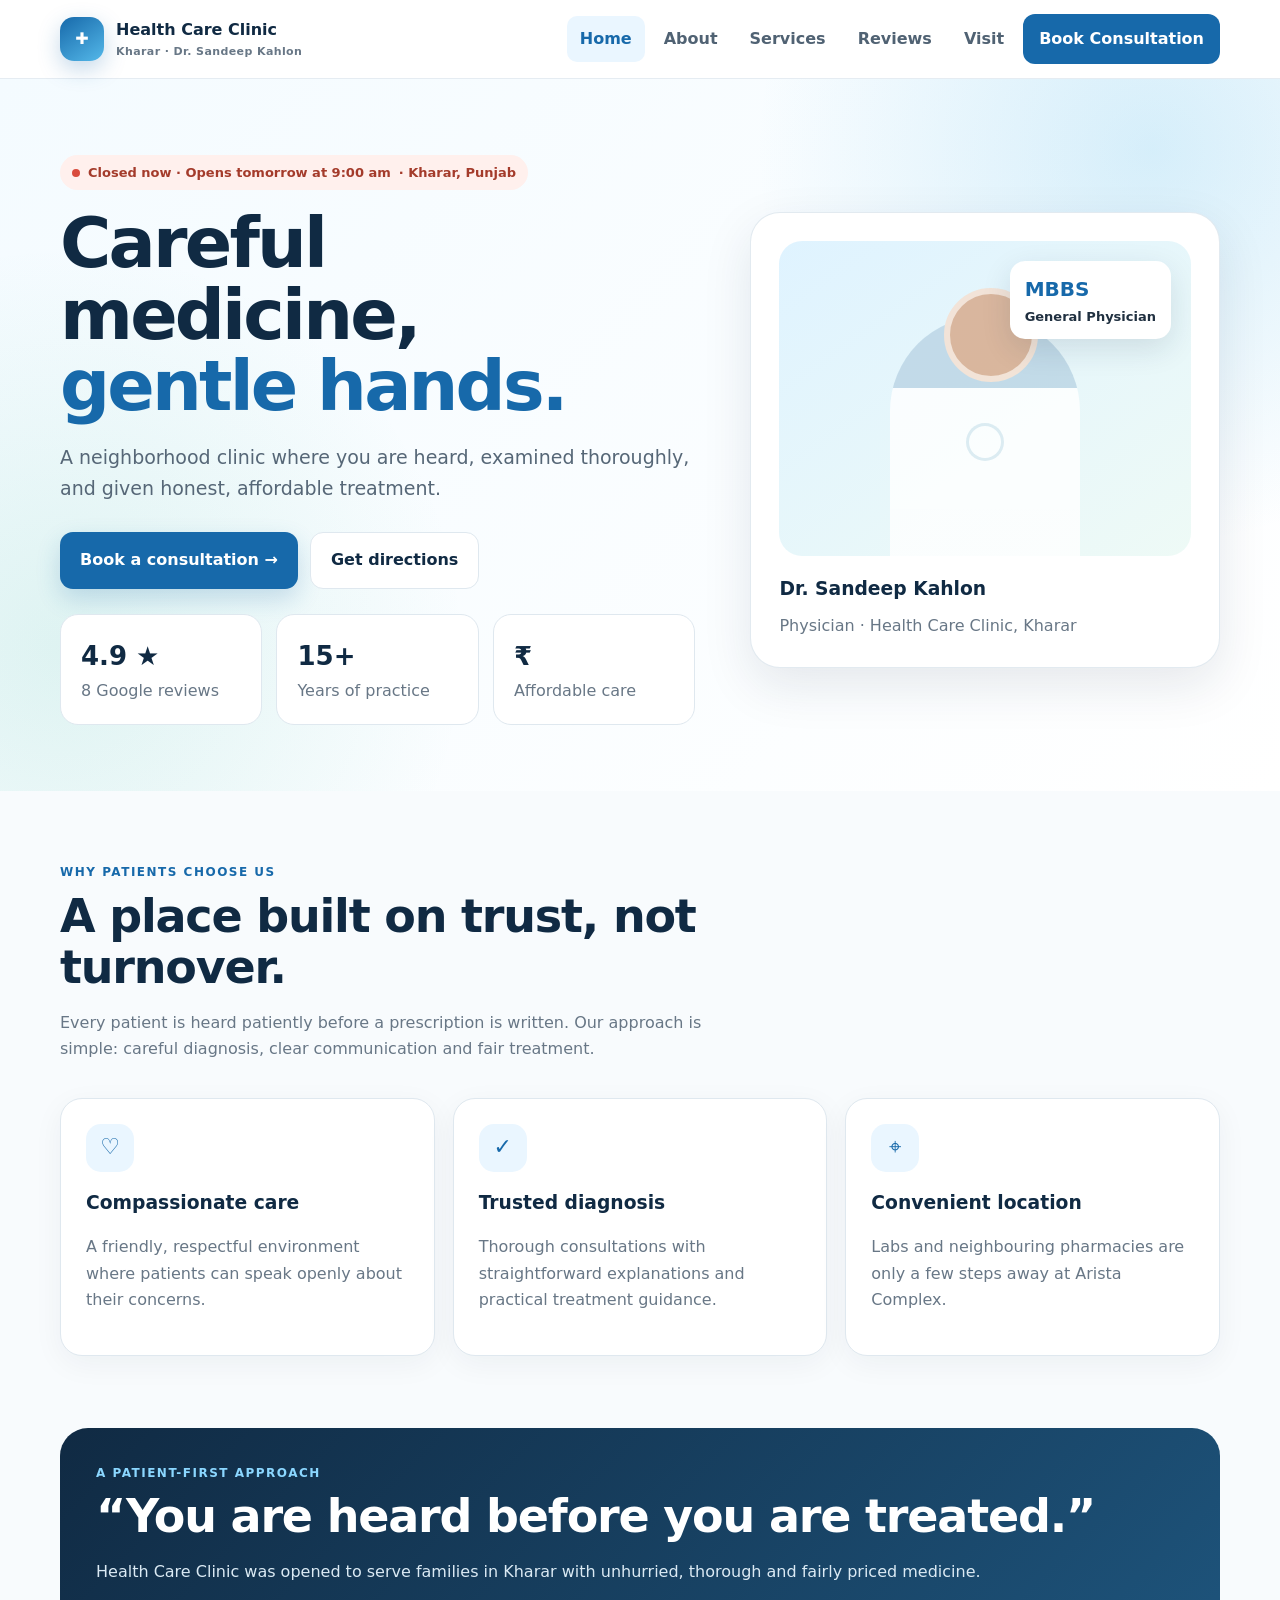
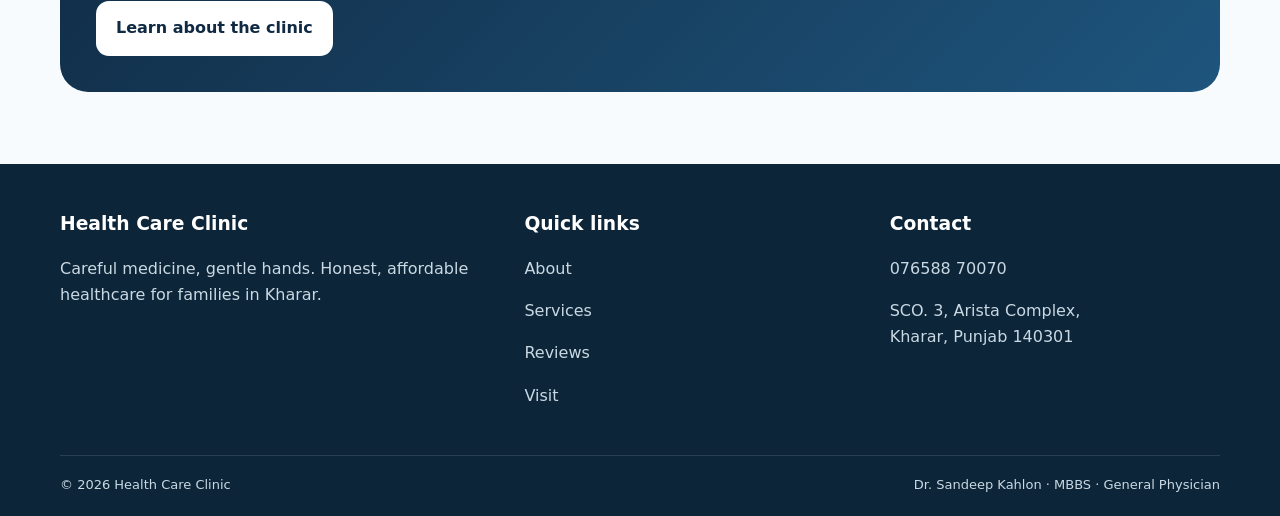
<file: index.html>
<!DOCTYPE html>
<html lang="en">
<head>
  <meta charset="UTF-8">
  <meta name="viewport" content="width=device-width, initial-scale=1.0">
  <meta name="description" content="Health Care Clinic in Kharar, Punjab, with general physician consultations by Dr. Sandeep Kahlon.">
  <title>Health Care Clinic | Dr. Sandeep Kahlon | Kharar</title>
  <link rel="stylesheet" href="clinic.css">
</head>
<body>
<header>
  <div class="container nav">
    <a class="brand" href="Clinic.html" aria-label="Health Care Clinic home">
      <div class="logo">✚</div>
      <div><span>Health Care Clinic</span><small>Kharar · Dr. Sandeep Kahlon</small></div>
    </a>
    <button class="menu" type="button" aria-expanded="false" aria-controls="nav" aria-label="Open navigation menu">☰</button>
    <nav id="nav" aria-label="Main navigation">
      <a class="nav-link active" data-page="home" href="Clinic.html">Home</a>
      <a class="nav-link" data-page="about" href="about.html">About</a>
      <a class="nav-link" data-page="services" href="services.html">Services</a>
      <a class="nav-link" data-page="reviews" href="reviews.html">Reviews</a>
      <a class="nav-link" data-page="visit" href="visit.html">Visit</a>
      <a class="nav-link nav-cta" data-page="appointment" href="appointment.html">Book Consultation</a>
    </nav>
  </div>
</header>
<main>
<section>
<div class="hero">
<div class="container hero-grid">
<div>
<span class="badge" id="clinicStatus">
<i></i>
<span id="statusText">Checking...</span> · Kharar, Punjab
</span>
<h1>Careful medicine,<br/><span style="color:var(--blue)">gentle hands.</span></h1>
<p class="lead">A neighborhood clinic where you are heard, examined thoroughly, and given honest, affordable treatment.</p>
<div class="actions">
<a class="btn primary" href="appointment.html">Book a consultation →</a>
<a class="btn secondary" href="visit.html">Get directions</a>
</div>
<div class="stats">
<div class="stat"><b>4.9 ★</b><span class="muted">8 Google reviews</span></div>
<div class="stat"><b>15+</b><span class="muted">Years of practice</span></div>
<div class="stat"><b>₹</b><span class="muted">Affordable care</span></div>
</div>
</div>
<div class="hero-card">
<div class="doctor-visual">
<div aria-label="Doctor photo placeholder" class="doctor-placeholder"></div>
<div class="float-note"><strong>MBBS</strong>General Physician</div>
</div>
<div style="padding-top:18px">
<h3>Dr. Sandeep Kahlon</h3>
<p class="muted" style="margin:0">Physician · Health Care Clinic, Kharar</p>
</div>
</div>
</div>
</div>
<div class="section">
<div class="container">
<div class="section-head">
<div class="eyebrow">Why patients choose us</div>
<h2>A place built on trust, not turnover.</h2>
<p class="muted">Every patient is heard patiently before a prescription is written. Our approach is simple: careful diagnosis, clear communication and fair treatment.</p>
</div>
<div class="cards">
<div class="card"><div class="icon">♡</div><h3>Compassionate care</h3><p class="muted">A friendly, respectful environment where patients can speak openly about their concerns.</p></div>
<div class="card"><div class="icon">✓</div><h3>Trusted diagnosis</h3><p class="muted">Thorough consultations with straightforward explanations and practical treatment guidance.</p></div>
<div class="card"><div class="icon">⌖</div><h3>Convenient location</h3><p class="muted">Labs and neighbouring pharmacies are only a few steps away at Arista Complex.</p></div>
</div>
</div>
</div>
<div class="section" style="padding-top:0">
<div class="container">
<div class="quote">
<div class="eyebrow" style="color:#8bd7ff">A patient-first approach</div>
<h2>“You are heard before you are treated.”</h2>
<p>Health Care Clinic was opened to serve families in Kharar with unhurried, thorough and fairly priced medicine.</p>
<a class="btn" href="about.html" style="background:#fff;color:var(--navy)">Learn about the clinic</a>
</div>
</div>
</div>
</section>
</main>
<footer>
  <div class="container">
    <div class="footer-grid">
      <div><h3>Health Care Clinic</h3><p>Careful medicine, gentle hands. Honest, affordable healthcare for families in Kharar.</p></div>
      <div><h3>Quick links</h3><p><a href="about.html">About</a></p><p><a href="services.html">Services</a></p><p><a href="reviews.html">Reviews</a></p><p><a href="visit.html">Visit</a></p></div>
      <div><h3>Contact</h3><p><a href="tel:07658870070">076588 70070</a></p><p>SCO. 3, Arista Complex,<br>Kharar, Punjab 140301</p></div>
    </div>
    <div class="copyright"><span>© 2026 Health Care Clinic</span><span>Dr. Sandeep Kahlon · MBBS · General Physician</span></div>
  </div>
</footer>
<div class="toast" id="toast" role="status" aria-live="polite">Thank you. The clinic can contact you to confirm the appointment.</div>
<script src="clinic.js" defer></script>
</body>
</html>
</file>
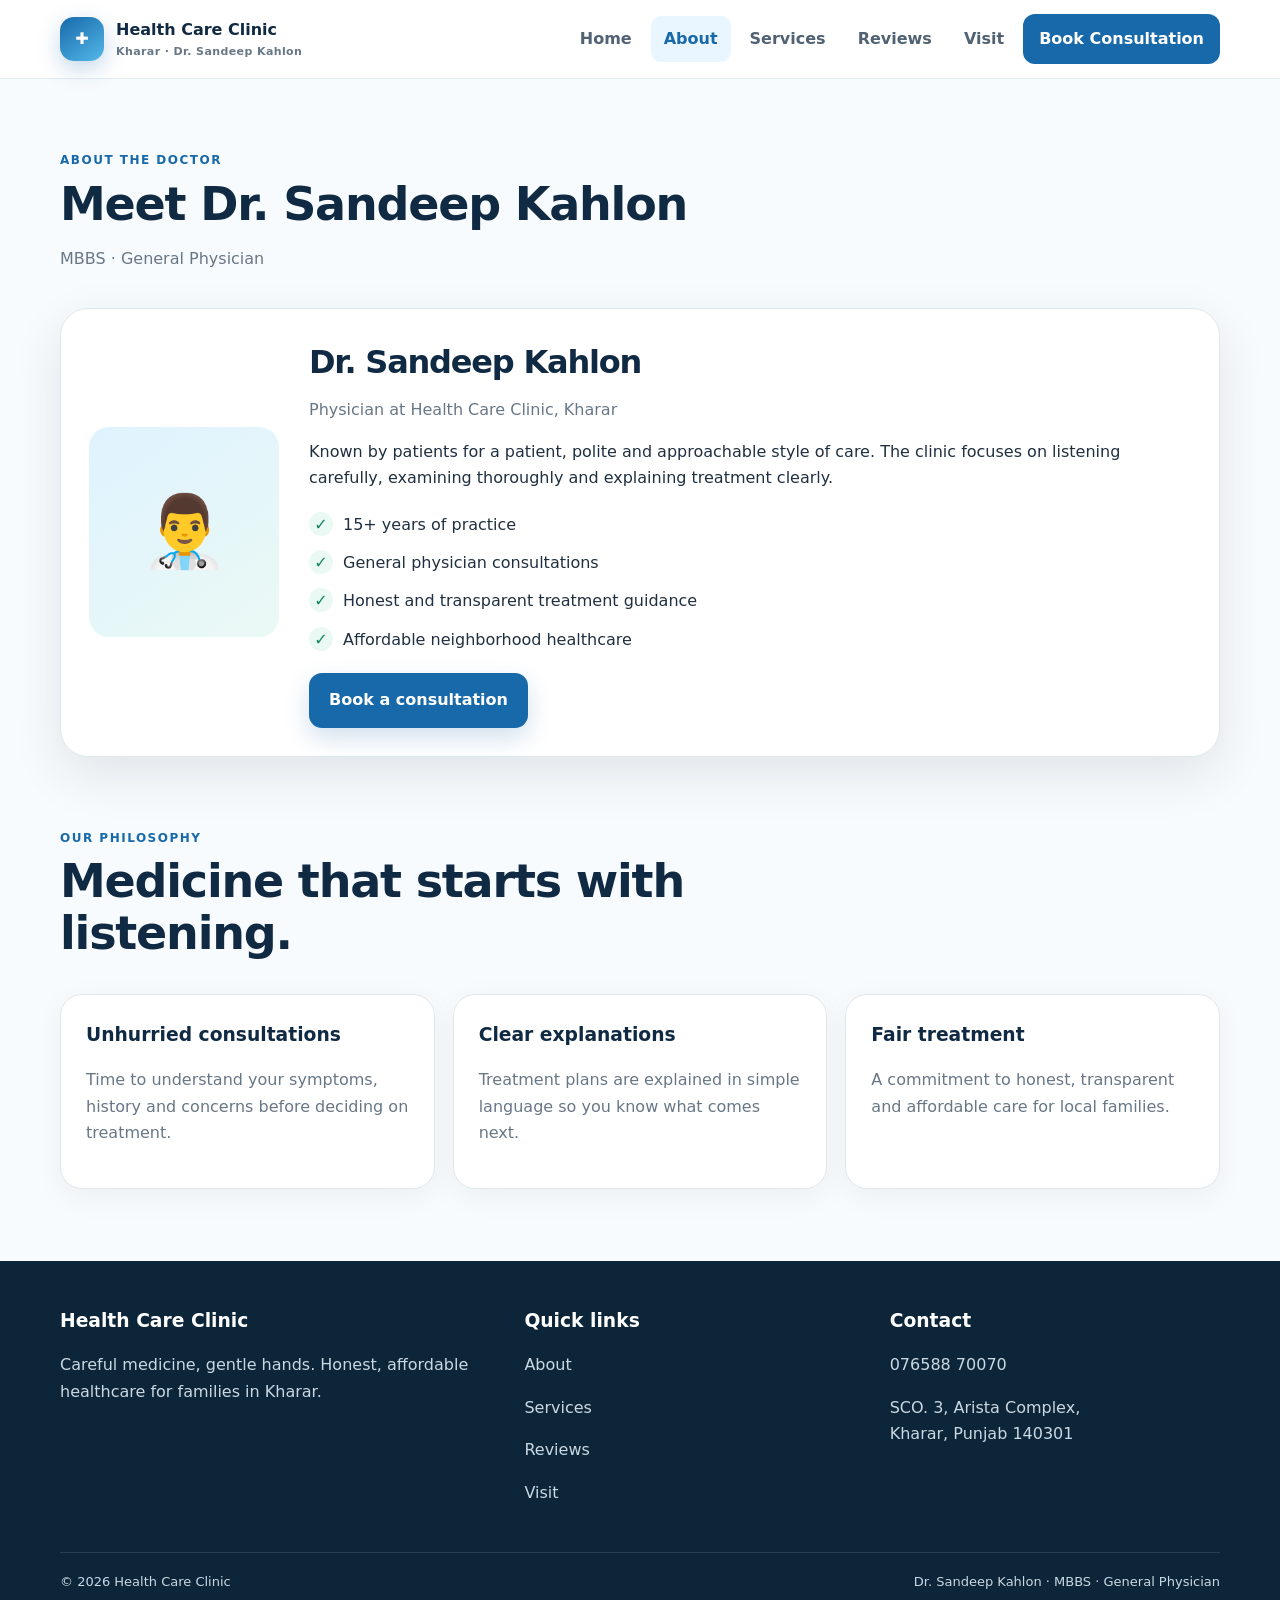
<file: about.html>
<!DOCTYPE html>
<html lang="en">
<head>
  <meta charset="UTF-8">
  <meta name="viewport" content="width=device-width, initial-scale=1.0">
  <meta name="description" content="Meet Dr. Sandeep Kahlon and learn about Health Care Clinic in Kharar.">
  <title>About the Clinic | Health Care Clinic</title>
  <link rel="stylesheet" href="clinic.css">
</head>
<body>
<header>
  <div class="container nav">
    <a class="brand" href="Clinic.html" aria-label="Health Care Clinic home">
      <div class="logo">✚</div>
      <div><span>Health Care Clinic</span><small>Kharar · Dr. Sandeep Kahlon</small></div>
    </a>
    <button class="menu" type="button" aria-expanded="false" aria-controls="nav" aria-label="Open navigation menu">☰</button>
    <nav id="nav" aria-label="Main navigation">
      <a class="nav-link" data-page="home" href="Clinic.html">Home</a>
      <a class="nav-link active" data-page="about" href="about.html">About</a>
      <a class="nav-link" data-page="services" href="services.html">Services</a>
      <a class="nav-link" data-page="reviews" href="reviews.html">Reviews</a>
      <a class="nav-link" data-page="visit" href="visit.html">Visit</a>
      <a class="nav-link nav-cta" data-page="appointment" href="appointment.html">Book Consultation</a>
    </nav>
  </div>
</header>
<main>
<section>
<div class="section">
<div class="container">
<div class="section-head">
<div class="eyebrow">About the doctor</div>
<h2>Meet Dr. Sandeep Kahlon</h2>
<p class="muted">MBBS · General Physician</p>
</div>
<div class="profile">
<div class="profile-pic">👨‍⚕️</div>
<div>
<h2 style="font-size:32px">Dr. Sandeep Kahlon</h2>
<p class="muted">Physician at Health Care Clinic, Kharar</p>
<p>Known by patients for a patient, polite and approachable style of care. The clinic focuses on listening carefully, examining thoroughly and explaining treatment clearly.</p>
<ul class="check-list">
<li>15+ years of practice</li>
<li>General physician consultations</li>
<li>Honest and transparent treatment guidance</li>
<li>Affordable neighborhood healthcare</li>
</ul>
<a class="btn primary" href="appointment.html">Book a consultation</a>
</div>
</div>
<div class="section" style="padding-bottom:0">
<div class="section-head">
<div class="eyebrow">Our philosophy</div>
<h2>Medicine that starts with listening.</h2>
</div>
<div class="cards">
<div class="card"><h3>Unhurried consultations</h3><p class="muted">Time to understand your symptoms, history and concerns before deciding on treatment.</p></div>
<div class="card"><h3>Clear explanations</h3><p class="muted">Treatment plans are explained in simple language so you know what comes next.</p></div>
<div class="card"><h3>Fair treatment</h3><p class="muted">A commitment to honest, transparent and affordable care for local families.</p></div>
</div>
</div>
</div>
</div>
</section>
</main>
<footer>
  <div class="container">
    <div class="footer-grid">
      <div><h3>Health Care Clinic</h3><p>Careful medicine, gentle hands. Honest, affordable healthcare for families in Kharar.</p></div>
      <div><h3>Quick links</h3><p><a href="about.html">About</a></p><p><a href="services.html">Services</a></p><p><a href="reviews.html">Reviews</a></p><p><a href="visit.html">Visit</a></p></div>
      <div><h3>Contact</h3><p><a href="tel:07658870070">076588 70070</a></p><p>SCO. 3, Arista Complex,<br>Kharar, Punjab 140301</p></div>
    </div>
    <div class="copyright"><span>© 2026 Health Care Clinic</span><span>Dr. Sandeep Kahlon · MBBS · General Physician</span></div>
  </div>
</footer>
<div class="toast" id="toast" role="status" aria-live="polite">Thank you. The clinic can contact you to confirm the appointment.</div>
<script src="clinic.js" defer></script>
</body>
</html>
</file>
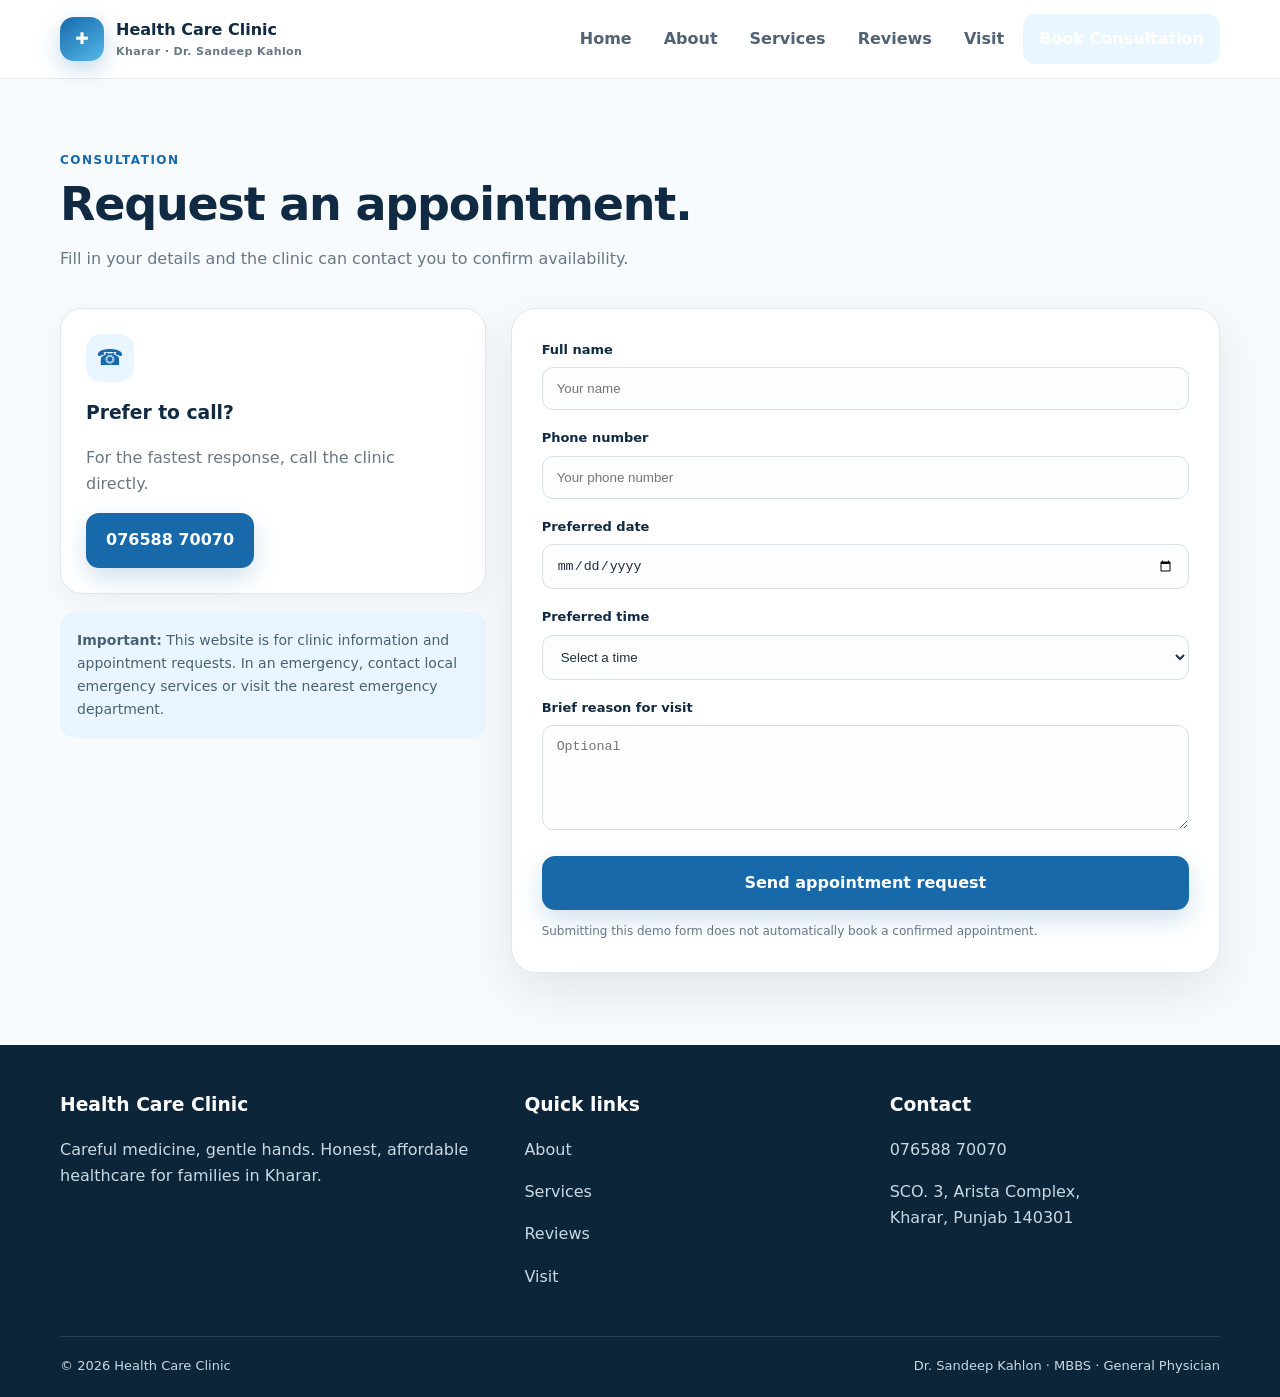
<file: appointment.html>
<!DOCTYPE html>
<html lang="en">
<head>
  <meta charset="UTF-8">
  <meta name="viewport" content="width=device-width, initial-scale=1.0">
  <meta name="description" content="Request an appointment with Health Care Clinic in Kharar.">
  <title>Book Consultation | Health Care Clinic</title>
  <link rel="stylesheet" href="clinic.css">
</head>
<body>
<header>
  <div class="container nav">
    <a class="brand" href="Clinic.html" aria-label="Health Care Clinic home">
      <div class="logo">✚</div>
      <div><span>Health Care Clinic</span><small>Kharar · Dr. Sandeep Kahlon</small></div>
    </a>
    <button class="menu" type="button" aria-expanded="false" aria-controls="nav" aria-label="Open navigation menu">☰</button>
    <nav id="nav" aria-label="Main navigation">
      <a class="nav-link" data-page="home" href="Clinic.html">Home</a>
      <a class="nav-link" data-page="about" href="about.html">About</a>
      <a class="nav-link" data-page="services" href="services.html">Services</a>
      <a class="nav-link" data-page="reviews" href="reviews.html">Reviews</a>
      <a class="nav-link" data-page="visit" href="visit.html">Visit</a>
      <a class="nav-link active nav-cta" data-page="appointment" href="appointment.html">Book Consultation</a>
    </nav>
  </div>
</header>
<main>
<section>
<div class="section">
<div class="container">
<div class="section-head">
<div class="eyebrow">Consultation</div>
<h2>Request an appointment.</h2>
<p class="muted">Fill in your details and the clinic can contact you to confirm availability.</p>
</div>
<div class="form-wrap">
<div>
<div class="card">
<div class="icon">☎</div>
<h3>Prefer to call?</h3>
<p class="muted">For the fastest response, call the clinic directly.</p>
<a class="btn primary" href="tel:07658870070">076588 70070</a>
</div>
<div class="notice" style="margin-top:18px">
<strong>Important:</strong> This website is for clinic information and appointment requests. In an emergency, contact local emergency services or visit the nearest emergency department.
          </div>
</div>
<form id="appointmentForm">
<label for="name">Full name</label>
<input id="name" placeholder="Your name" required=""/>
<label for="phone">Phone number</label>
<input id="phone" placeholder="Your phone number" required="" type="tel"/>
<label for="date">Preferred date</label>
<input id="date" required="" type="date"/>
<label for="time">Preferred time</label>
<select id="time" required="">
<option value="">Select a time</option>
<option>Morning · 9:00 am – 2:30 pm</option>
<option>Evening · 4:00 pm – 8:30 pm</option>
<option>Sunday · By appointment</option>
</select>
<label for="message">Brief reason for visit</label>
<textarea id="message" placeholder="Optional"></textarea>
<button class="btn primary" style="width:100%" type="submit">Send appointment request</button>
<p class="muted" style="font-size:12px;margin:12px 0 0">Submitting this demo form does not automatically book a confirmed appointment.</p>
</form>
</div>
</div>
</div>
</section>
</main>
<footer>
  <div class="container">
    <div class="footer-grid">
      <div><h3>Health Care Clinic</h3><p>Careful medicine, gentle hands. Honest, affordable healthcare for families in Kharar.</p></div>
      <div><h3>Quick links</h3><p><a href="about.html">About</a></p><p><a href="services.html">Services</a></p><p><a href="reviews.html">Reviews</a></p><p><a href="visit.html">Visit</a></p></div>
      <div><h3>Contact</h3><p><a href="tel:07658870070">076588 70070</a></p><p>SCO. 3, Arista Complex,<br>Kharar, Punjab 140301</p></div>
    </div>
    <div class="copyright"><span>© 2026 Health Care Clinic</span><span>Dr. Sandeep Kahlon · MBBS · General Physician</span></div>
  </div>
</footer>
<div class="toast" id="toast" role="status" aria-live="polite">Thank you. The clinic can contact you to confirm the appointment.</div>
<script src="clinic.js" defer></script>
</body>
</html>
</file>
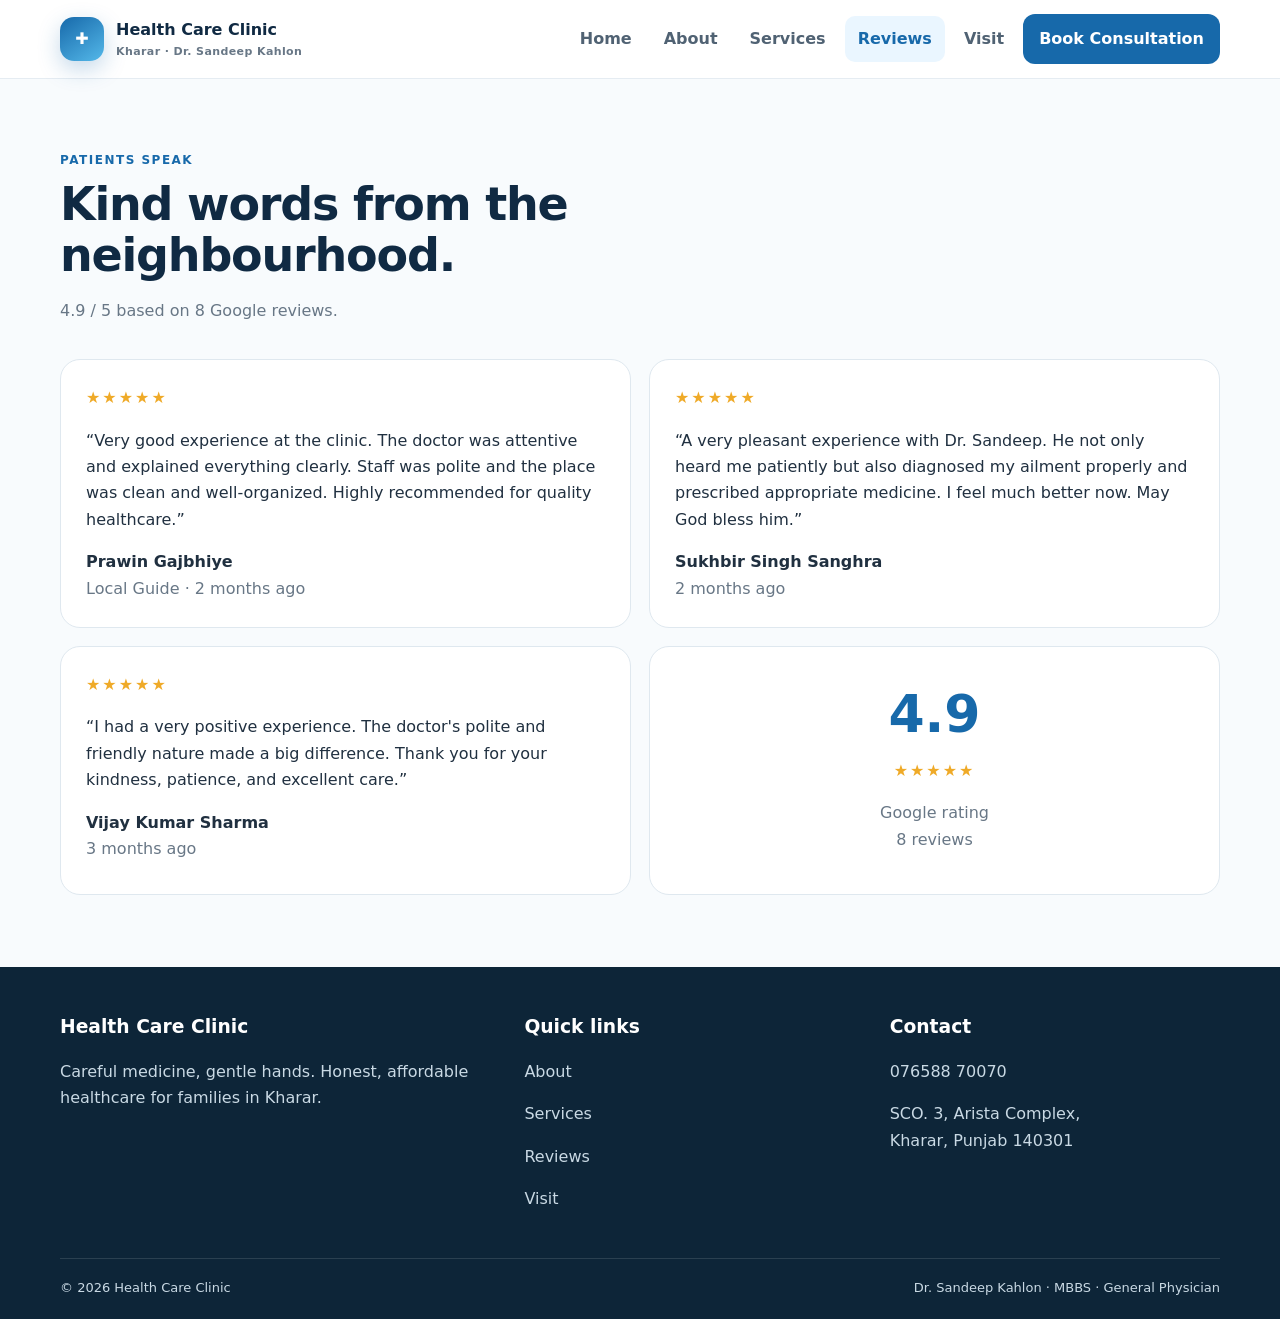
<file: reviews.html>
<!DOCTYPE html>
<html lang="en">
<head>
  <meta charset="UTF-8">
  <meta name="viewport" content="width=device-width, initial-scale=1.0">
  <meta name="description" content="Patient feedback for Health Care Clinic in Kharar.">
  <title>Patient Reviews | Health Care Clinic</title>
  <link rel="stylesheet" href="clinic.css">
</head>
<body>
<header>
  <div class="container nav">
    <a class="brand" href="Clinic.html" aria-label="Health Care Clinic home">
      <div class="logo">✚</div>
      <div><span>Health Care Clinic</span><small>Kharar · Dr. Sandeep Kahlon</small></div>
    </a>
    <button class="menu" type="button" aria-expanded="false" aria-controls="nav" aria-label="Open navigation menu">☰</button>
    <nav id="nav" aria-label="Main navigation">
      <a class="nav-link" data-page="home" href="Clinic.html">Home</a>
      <a class="nav-link" data-page="about" href="about.html">About</a>
      <a class="nav-link" data-page="services" href="services.html">Services</a>
      <a class="nav-link active" data-page="reviews" href="reviews.html">Reviews</a>
      <a class="nav-link" data-page="visit" href="visit.html">Visit</a>
      <a class="nav-link nav-cta" data-page="appointment" href="appointment.html">Book Consultation</a>
    </nav>
  </div>
</header>
<main>
<section>
<div class="section">
<div class="container">
<div class="section-head">
<div class="eyebrow">Patients speak</div>
<h2>Kind words from the neighbourhood.</h2>
<p class="muted">4.9 / 5 based on 8 Google reviews.</p>
</div>
<div class="review-grid">
<article class="review">
<div class="stars">★★★★★</div>
<p>“Very good experience at the clinic. The doctor was attentive and explained everything clearly. Staff was polite and the place was clean and well-organized. Highly recommended for quality healthcare.”</p>
<strong>Prawin Gajbhiye</strong><div class="muted">Local Guide · 2 months ago</div>
</article>
<article class="review">
<div class="stars">★★★★★</div>
<p>“A very pleasant experience with Dr. Sandeep. He not only heard me patiently but also diagnosed my ailment properly and prescribed appropriate medicine. I feel much better now. May God bless him.”</p>
<strong>Sukhbir Singh Sanghra</strong><div class="muted">2 months ago</div>
</article>
<article class="review">
<div class="stars">★★★★★</div>
<p>“I had a very positive experience. The doctor's polite and friendly nature made a big difference. Thank you for your kindness, patience, and excellent care.”</p>
<strong>Vijay Kumar Sharma</strong><div class="muted">3 months ago</div>
</article>
<article class="review" style="display:flex;align-items:center;justify-content:center;text-align:center">
<div><div style="font-size:52px;font-weight:900;color:var(--blue)">4.9</div><div class="stars">★★★★★</div><p class="muted">Google rating<br/>8 reviews</p></div>
</article>
</div>
</div>
</div>
</section>
</main>
<footer>
  <div class="container">
    <div class="footer-grid">
      <div><h3>Health Care Clinic</h3><p>Careful medicine, gentle hands. Honest, affordable healthcare for families in Kharar.</p></div>
      <div><h3>Quick links</h3><p><a href="about.html">About</a></p><p><a href="services.html">Services</a></p><p><a href="reviews.html">Reviews</a></p><p><a href="visit.html">Visit</a></p></div>
      <div><h3>Contact</h3><p><a href="tel:07658870070">076588 70070</a></p><p>SCO. 3, Arista Complex,<br>Kharar, Punjab 140301</p></div>
    </div>
    <div class="copyright"><span>© 2026 Health Care Clinic</span><span>Dr. Sandeep Kahlon · MBBS · General Physician</span></div>
  </div>
</footer>
<div class="toast" id="toast" role="status" aria-live="polite">Thank you. The clinic can contact you to confirm the appointment.</div>
<script src="clinic.js" defer></script>
</body>
</html>
</file>
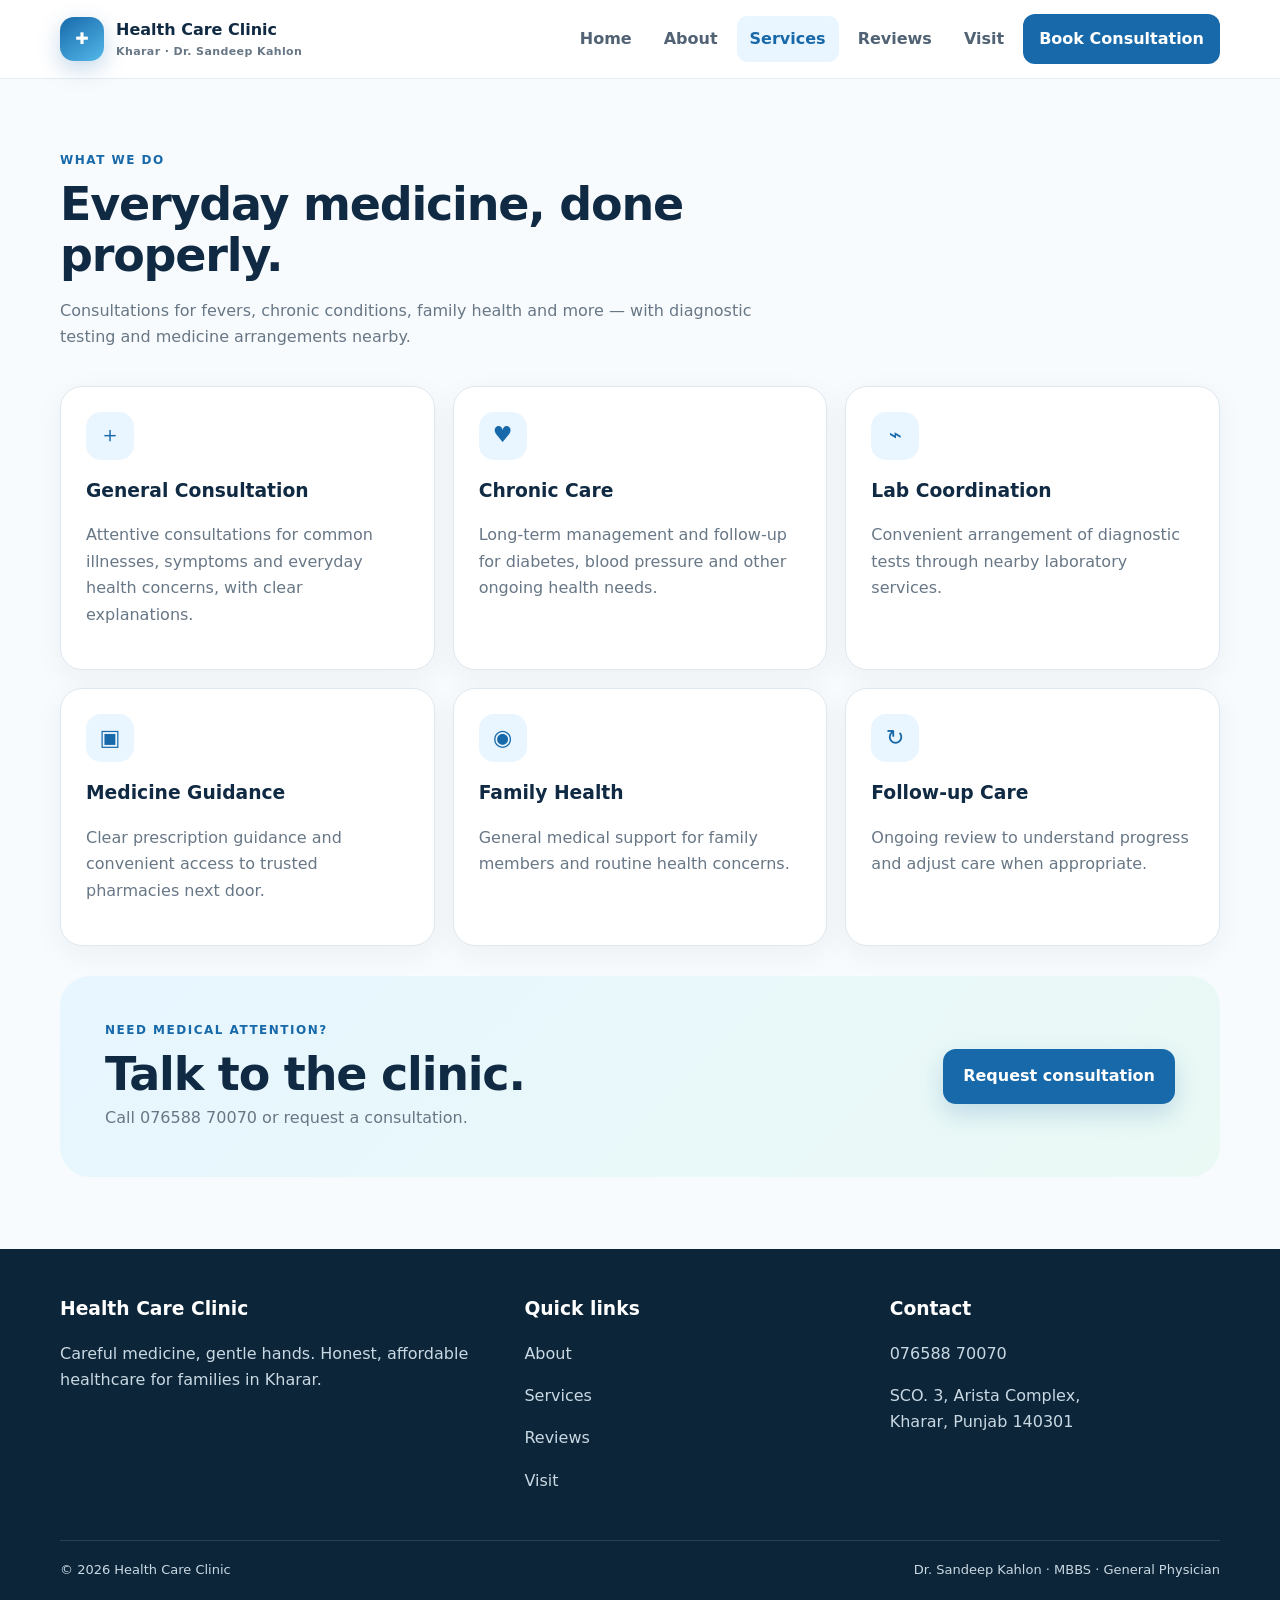
<file: services.html>
<!DOCTYPE html>
<html lang="en">
<head>
  <meta charset="UTF-8">
  <meta name="viewport" content="width=device-width, initial-scale=1.0">
  <meta name="description" content="General consultations, chronic care, family health and follow-up care in Kharar.">
  <title>Clinic Services | Health Care Clinic</title>
  <link rel="stylesheet" href="clinic.css">
</head>
<body>
<header>
  <div class="container nav">
    <a class="brand" href="Clinic.html" aria-label="Health Care Clinic home">
      <div class="logo">✚</div>
      <div><span>Health Care Clinic</span><small>Kharar · Dr. Sandeep Kahlon</small></div>
    </a>
    <button class="menu" type="button" aria-expanded="false" aria-controls="nav" aria-label="Open navigation menu">☰</button>
    <nav id="nav" aria-label="Main navigation">
      <a class="nav-link" data-page="home" href="Clinic.html">Home</a>
      <a class="nav-link" data-page="about" href="about.html">About</a>
      <a class="nav-link active" data-page="services" href="services.html">Services</a>
      <a class="nav-link" data-page="reviews" href="reviews.html">Reviews</a>
      <a class="nav-link" data-page="visit" href="visit.html">Visit</a>
      <a class="nav-link nav-cta" data-page="appointment" href="appointment.html">Book Consultation</a>
    </nav>
  </div>
</header>
<main>
<section>
<div class="section">
<div class="container">
<div class="section-head">
<div class="eyebrow">What we do</div>
<h2>Everyday medicine, done properly.</h2>
<p class="muted">Consultations for fevers, chronic conditions, family health and more — with diagnostic testing and medicine arrangements nearby.</p>
</div>
<div class="cards">
<div class="card"><div class="icon">＋</div><h3>General Consultation</h3><p class="muted">Attentive consultations for common illnesses, symptoms and everyday health concerns, with clear explanations.</p></div>
<div class="card"><div class="icon">♥</div><h3>Chronic Care</h3><p class="muted">Long-term management and follow-up for diabetes, blood pressure and other ongoing health needs.</p></div>
<div class="card"><div class="icon">⌁</div><h3>Lab Coordination</h3><p class="muted">Convenient arrangement of diagnostic tests through nearby laboratory services.</p></div>
<div class="card"><div class="icon">▣</div><h3>Medicine Guidance</h3><p class="muted">Clear prescription guidance and convenient access to trusted pharmacies next door.</p></div>
<div class="card"><div class="icon">◉</div><h3>Family Health</h3><p class="muted">General medical support for family members and routine health concerns.</p></div>
<div class="card"><div class="icon">↻</div><h3>Follow-up Care</h3><p class="muted">Ongoing review to understand progress and adjust care when appropriate.</p></div>
</div>
<div class="cta" style="margin-top:30px">
<div><div class="eyebrow">Need medical attention?</div><h2 style="margin-bottom:5px">Talk to the clinic.</h2><p class="muted" style="margin:0">Call 076588 70070 or request a consultation.</p></div>
<a class="btn primary" href="appointment.html">Request consultation</a>
</div>
</div>
</div>
</section>
</main>
<footer>
  <div class="container">
    <div class="footer-grid">
      <div><h3>Health Care Clinic</h3><p>Careful medicine, gentle hands. Honest, affordable healthcare for families in Kharar.</p></div>
      <div><h3>Quick links</h3><p><a href="about.html">About</a></p><p><a href="services.html">Services</a></p><p><a href="reviews.html">Reviews</a></p><p><a href="visit.html">Visit</a></p></div>
      <div><h3>Contact</h3><p><a href="tel:07658870070">076588 70070</a></p><p>SCO. 3, Arista Complex,<br>Kharar, Punjab 140301</p></div>
    </div>
    <div class="copyright"><span>© 2026 Health Care Clinic</span><span>Dr. Sandeep Kahlon · MBBS · General Physician</span></div>
  </div>
</footer>
<div class="toast" id="toast" role="status" aria-live="polite">Thank you. The clinic can contact you to confirm the appointment.</div>
<script src="clinic.js" defer></script>
</body>
</html>
</file>
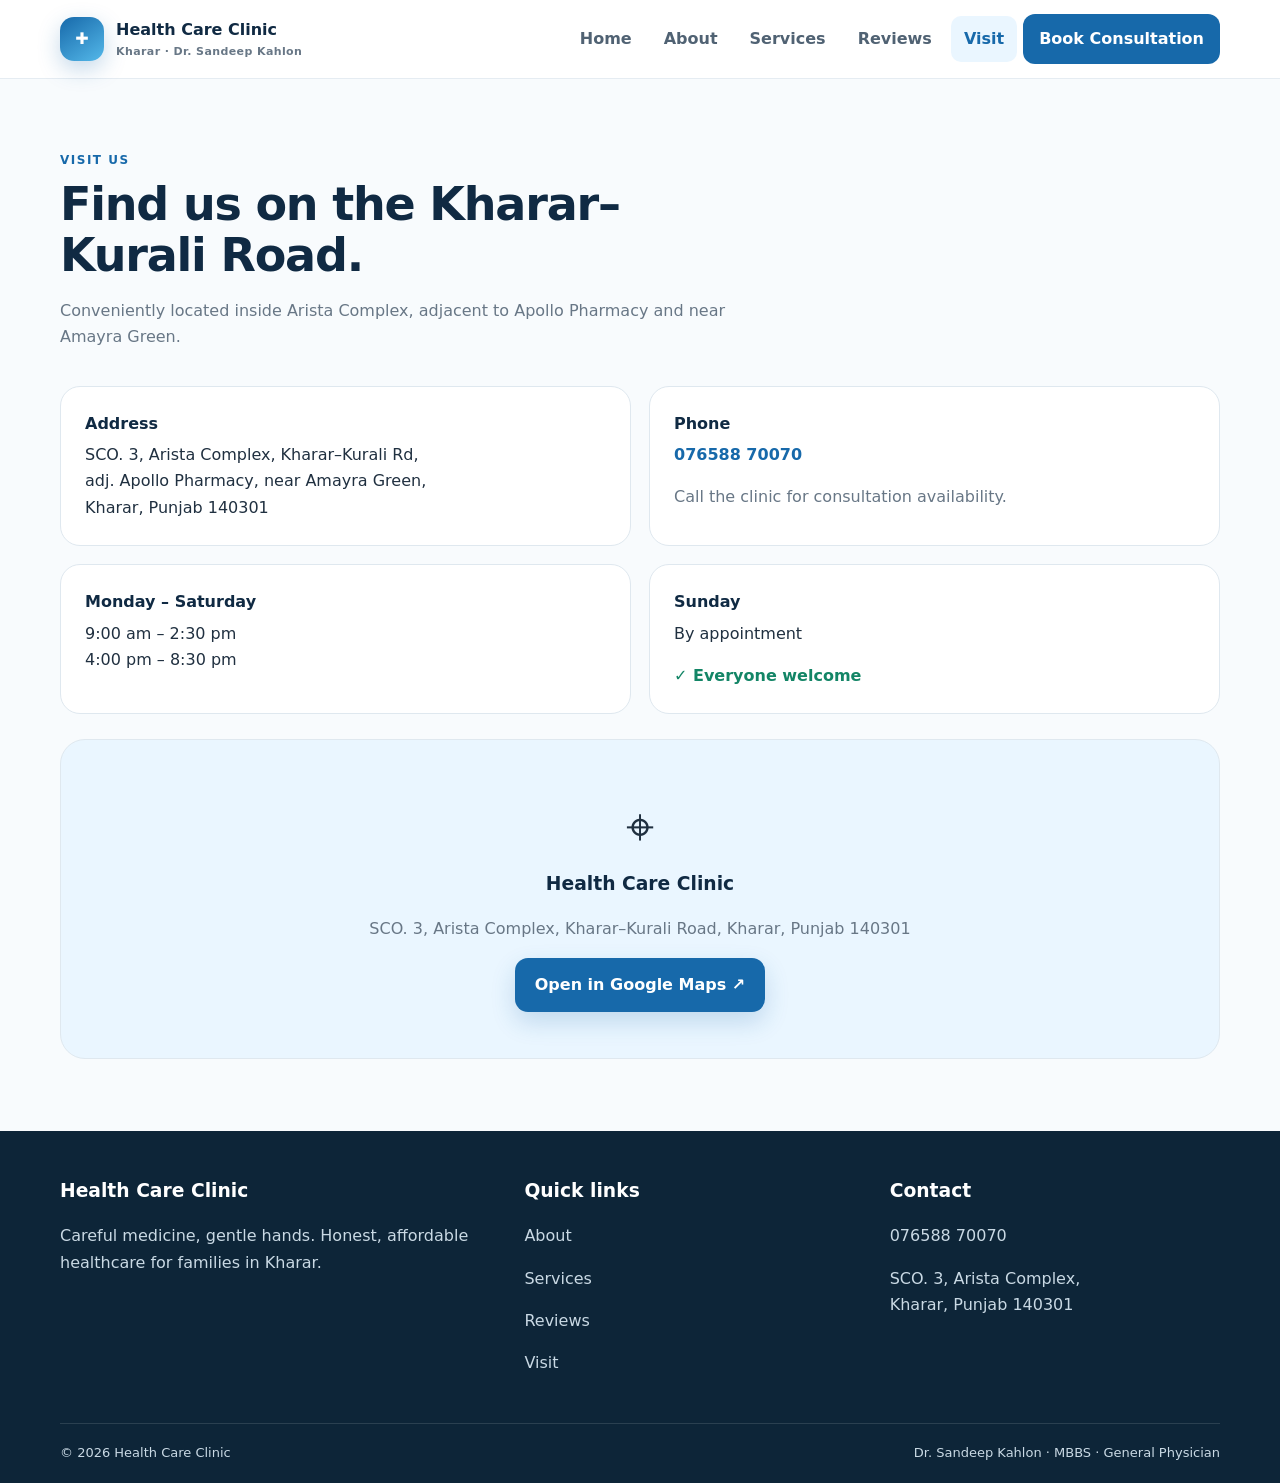
<file: visit.html>
<!DOCTYPE html>
<html lang="en">
<head>
  <meta charset="UTF-8">
  <meta name="viewport" content="width=device-width, initial-scale=1.0">
  <meta name="description" content="Clinic address, phone number, opening hours and directions in Kharar.">
  <title>Visit the Clinic | Health Care Clinic</title>
  <link rel="stylesheet" href="clinic.css">
</head>
<body>
<header>
  <div class="container nav">
    <a class="brand" href="Clinic.html" aria-label="Health Care Clinic home">
      <div class="logo">✚</div>
      <div><span>Health Care Clinic</span><small>Kharar · Dr. Sandeep Kahlon</small></div>
    </a>
    <button class="menu" type="button" aria-expanded="false" aria-controls="nav" aria-label="Open navigation menu">☰</button>
    <nav id="nav" aria-label="Main navigation">
      <a class="nav-link" data-page="home" href="Clinic.html">Home</a>
      <a class="nav-link" data-page="about" href="about.html">About</a>
      <a class="nav-link" data-page="services" href="services.html">Services</a>
      <a class="nav-link" data-page="reviews" href="reviews.html">Reviews</a>
      <a class="nav-link active" data-page="visit" href="visit.html">Visit</a>
      <a class="nav-link nav-cta" data-page="appointment" href="appointment.html">Book Consultation</a>
    </nav>
  </div>
</header>
<main>
<section>
<div class="section">
<div class="container">
<div class="section-head">
<div class="eyebrow">Visit us</div>
<h2>Find us on the Kharar–Kurali Road.</h2>
<p class="muted">Conveniently located inside Arista Complex, adjacent to Apollo Pharmacy and near Amayra Green.</p>
</div>
<div class="info-grid">
<div class="info">
<b>Address</b>
          SCO. 3, Arista Complex, Kharar–Kurali Rd,<br/>
          adj. Apollo Pharmacy, near Amayra Green,<br/>
          Kharar, Punjab 140301
        </div>
<div class="info">
<b>Phone</b>
<a href="tel:07658870070" style="color:var(--blue);font-weight:850">076588 70070</a>
<p class="muted" style="margin-bottom:0">Call the clinic for consultation availability.</p>
</div>
<div class="info">
<b>Monday – Saturday</b>
          9:00 am – 2:30 pm<br/>
          4:00 pm – 8:30 pm
        </div>
<div class="info">
<b>Sunday</b>
          By appointment
          <p style="margin-bottom:0;color:#138566;font-weight:700">✓ Everyone welcome</p>
</div>
</div>
<div style="margin-top:25px;border-radius:25px;overflow:hidden;border:1px solid var(--line);background:#eaf6ff;min-height:320px;display:grid;place-items:center;text-align:center;padding:30px">
<div>
<div style="font-size:50px">⌖</div>
<h3>Health Care Clinic</h3>
<p class="muted">SCO. 3, Arista Complex, Kharar–Kurali Road, Kharar, Punjab 140301</p>
<a class="btn primary" href="https://www.google.com/maps/search/?api=1&amp;query=Health+Care+Clinic+SCO+3+Arista+Complex+Kharar+Punjab" rel="noopener" target="_blank">Open in Google Maps ↗</a>
</div>
</div>
</div>
</div>
</section>
</main>
<footer>
  <div class="container">
    <div class="footer-grid">
      <div><h3>Health Care Clinic</h3><p>Careful medicine, gentle hands. Honest, affordable healthcare for families in Kharar.</p></div>
      <div><h3>Quick links</h3><p><a href="about.html">About</a></p><p><a href="services.html">Services</a></p><p><a href="reviews.html">Reviews</a></p><p><a href="visit.html">Visit</a></p></div>
      <div><h3>Contact</h3><p><a href="tel:07658870070">076588 70070</a></p><p>SCO. 3, Arista Complex,<br>Kharar, Punjab 140301</p></div>
    </div>
    <div class="copyright"><span>© 2026 Health Care Clinic</span><span>Dr. Sandeep Kahlon · MBBS · General Physician</span></div>
  </div>
</footer>
<div class="toast" id="toast" role="status" aria-live="polite">Thank you. The clinic can contact you to confirm the appointment.</div>
<script src="clinic.js" defer></script>
</body>
</html>
</file>
<file: clinic.css>
:root{
  --navy:#102a43;
  --blue:#1769aa;
  --blue2:#2b8ac6;
  --sky:#eaf6ff;
  --mint:#eaf9f4;
  --text:#203040;
  --muted:#687786;
  --white:#fff;
  --line:#dfe8ef;
  --shadow:0 18px 50px rgba(16,42,67,.10);
  --radius:22px;
}
*{box-sizing:border-box}
html{scroll-behavior:smooth}
body{
  margin:0;
  font-family:Inter,ui-sans-serif,system-ui,-apple-system,BlinkMacSystemFont,"Segoe UI",sans-serif;
  color:var(--text);
  background:#f8fbfd;
  line-height:1.65;
}
button,a{font:inherit}
a{text-decoration:none;color:inherit}
.container{width:min(1160px,92%);margin:auto}

/* Header */
header{
  position:sticky;top:0;z-index:1000;
  background:rgba(255,255,255,.94);
  backdrop-filter:blur(16px);
  border-bottom:1px solid rgba(223,232,239,.8);
}
.nav{
  height:78px;display:flex;align-items:center;justify-content:space-between;gap:20px;
}
.brand{display:flex;align-items:center;gap:12px;font-weight:800;color:var(--navy)}
.logo{
  width:44px;height:44px;border-radius:14px;
  display:grid;place-items:center;color:#fff;background:linear-gradient(145deg,var(--blue),#54b8e9);
  box-shadow:0 8px 22px rgba(23,105,170,.25);
}
.brand small{display:block;color:var(--muted);font-weight:600;font-size:11px;letter-spacing:.4px}
nav{display:flex;align-items:center;gap:6px}
.nav-link{
  border:0;background:transparent;padding:10px 13px;border-radius:10px;
  color:#506273;cursor:pointer;font-weight:650;
}
.nav-link:hover,.nav-link.active{color:var(--blue);background:var(--sky)}
.nav-cta{
  background:var(--blue);color:#fff!important;border-radius:12px;padding:12px 16px!important;
}
.menu{display:none;border:0;background:var(--sky);border-radius:10px;padding:10px;cursor:pointer}

/* Pages */
.page{display:none;min-height:calc(100vh - 78px);animation:pageIn .45s ease}
.page.active{display:block}
@keyframes pageIn{from{opacity:0;transform:translateY(10px)}to{opacity:1;transform:none}}

/* Hero */
.hero{
  position:relative;overflow:hidden;
  padding:76px 0 66px;
  background:
    radial-gradient(circle at 90% 10%,rgba(82,184,233,.22),transparent 30%),
    radial-gradient(circle at 5% 80%,rgba(37,176,145,.12),transparent 30%),
    linear-gradient(135deg,#f4fbff,#fff);
}
.hero-grid{display:grid;grid-template-columns:1.15fr .85fr;gap:55px;align-items:center}
.badge{
  display:inline-flex;gap:8px;align-items:center;background:var(--mint);
  color:#16765e;padding:7px 12px;border-radius:999px;font-size:13px;font-weight:750;
}
.badge i{width:8px;height:8px;border-radius:50%;background:#24ae82}
h1{font-size:clamp(42px,5.5vw,70px);line-height:1.02;letter-spacing:-2.8px;color:var(--navy);margin:18px 0}
.lead{font-size:19px;color:#566777;max-width:650px}
.actions{display:flex;gap:12px;flex-wrap:wrap;margin-top:28px}
.btn{
  border:0;cursor:pointer;padding:14px 20px;border-radius:13px;font-weight:800;
  transition:.2s;display:inline-flex;align-items:center;justify-content:center;gap:9px;
}
.btn:hover{transform:translateY(-2px)}
.primary{background:var(--blue);color:#fff;box-shadow:0 10px 25px rgba(23,105,170,.2)}
.secondary{background:#fff;color:var(--navy);border:1px solid var(--line)}
.hero-card{
  background:#fff;border:1px solid rgba(223,232,239,.9);border-radius:30px;
  padding:28px;box-shadow:var(--shadow);position:relative;
}
.doctor-visual{
  height:315px;border-radius:23px;display:flex;align-items:flex-end;justify-content:center;
  background:linear-gradient(145deg,#dff3ff,#eefaf6);overflow:hidden;position:relative;
}
.doctor-placeholder{
  width:190px;height:240px;border-radius:100px 100px 0 0;
  background:linear-gradient(#b9d4e4 0 30%,#fff 30% 100%);
  position:relative;opacity:.8;
}
.doctor-placeholder:before{
  content:"";position:absolute;width:82px;height:82px;border-radius:50%;
  background:#d6a786;top:-28px;left:54px;border:6px solid #f5dfcf;
}
.doctor-placeholder:after{
  content:"";position:absolute;width:32px;height:32px;border-radius:50%;
  background:#fff;left:79px;top:110px;box-shadow:0 0 0 3px #d9e9f1;
}
.float-note{
  position:absolute;right:20px;top:20px;background:#fff;padding:12px 15px;border-radius:15px;
  box-shadow:0 10px 30px rgba(16,42,67,.12);font-weight:750;font-size:13px;
}
.float-note strong{display:block;color:var(--blue);font-size:20px}

/* Common */
.section{padding:72px 0}
.section-head{max-width:700px;margin-bottom:35px}
.eyebrow{color:var(--blue);font-weight:850;text-transform:uppercase;letter-spacing:1.5px;font-size:12px}
h2{font-size:clamp(31px,4vw,46px);line-height:1.12;color:var(--navy);margin:8px 0 12px;letter-spacing:-1.2px}
h3{color:var(--navy);margin:0 0 8px}
.muted{color:var(--muted)}
.cards{display:grid;grid-template-columns:repeat(3,1fr);gap:18px}
.card{
  background:#fff;border:1px solid var(--line);border-radius:var(--radius);
  padding:25px;box-shadow:0 8px 30px rgba(16,42,67,.05);
}
.icon{
  width:48px;height:48px;display:grid;place-items:center;border-radius:15px;
  background:var(--sky);color:var(--blue);font-size:22px;margin-bottom:16px;
}
.stats{display:grid;grid-template-columns:repeat(3,1fr);gap:14px;margin-top:25px}
.stat{background:#fff;border:1px solid var(--line);border-radius:18px;padding:20px}
.stat b{font-size:26px;color:var(--navy);display:block}
.quote{
  background:linear-gradient(135deg,var(--navy),#1e557d);color:#fff;border-radius:28px;padding:36px;
}
.quote h2{color:#fff}.quote p{color:#dbeaf4}
.review-grid{display:grid;grid-template-columns:1fr 1fr;gap:18px}
.review{background:#fff;border:1px solid var(--line);padding:25px;border-radius:20px}
.stars{color:#efaa28;letter-spacing:2px}
.profile{
  display:grid;grid-template-columns:190px 1fr;gap:30px;align-items:center;
  background:#fff;border:1px solid var(--line);padding:28px;border-radius:28px;box-shadow:var(--shadow)
}
.profile-pic{
  height:210px;border-radius:20px;background:linear-gradient(145deg,#dff3ff,#eaf9f4);
  display:grid;place-items:center;font-size:70px
}
.check-list{display:grid;gap:12px;margin:20px 0;padding:0;list-style:none}
.check-list li:before{content:"✓";display:inline-grid;place-items:center;width:24px;height:24px;border-radius:50%;background:var(--mint);color:#138566;font-weight:900;margin-right:10px}
.info-grid{display:grid;grid-template-columns:1fr 1fr;gap:18px}
.info{background:#fff;border:1px solid var(--line);border-radius:20px;padding:24px}
.info b{display:block;color:var(--navy);margin-bottom:5px}
.cta{
  padding:45px;border-radius:30px;background:linear-gradient(135deg,#e7f6ff,#eaf9f4);
  display:flex;align-items:center;justify-content:space-between;gap:30px
}

/* Appointment */
.form-wrap{display:grid;grid-template-columns:.75fr 1.25fr;gap:25px}
form{background:#fff;border:1px solid var(--line);padding:30px;border-radius:25px;box-shadow:var(--shadow)}
label{display:block;font-size:13px;font-weight:800;color:var(--navy);margin:0 0 7px}
input,select,textarea{
  width:100%;border:1px solid #d5e0e8;border-radius:11px;padding:13px 14px;
  outline:0;margin-bottom:17px;background:#fbfdfe;color:var(--text)
}
input:focus,select:focus,textarea:focus{border-color:var(--blue);box-shadow:0 0 0 3px rgba(23,105,170,.09)}
textarea{min-height:105px;resize:vertical}
.notice{background:var(--sky);padding:17px;border-radius:15px;font-size:14px;color:#486274}

/* Footer */
footer{background:#0d2538;color:#c9d9e4;padding:45px 0 20px}
.footer-grid{display:grid;grid-template-columns:1.3fr 1fr 1fr;gap:35px}
footer h3{color:#fff}
footer a:hover{color:#fff}
.copyright{border-top:1px solid rgba(255,255,255,.12);margin-top:30px;padding-top:18px;font-size:13px;display:flex;justify-content:space-between;gap:15px}

/* Toast */
.toast{
  position:fixed;bottom:25px;right:25px;background:#102a43;color:#fff;padding:15px 18px;
  border-radius:14px;box-shadow:var(--shadow);transform:translateY(120px);opacity:0;transition:.3s;z-index:2000
}
.toast.show{transform:none;opacity:1}

/* Responsive */
@media(max-width:850px){
  nav{display:none;position:absolute;left:4%;right:4%;top:70px;background:#fff;padding:12px;border-radius:18px;box-shadow:var(--shadow);flex-direction:column;align-items:stretch}
  nav.open{display:flex}
  .nav-link{text-align:left}.menu{display:block}
  .hero-grid,.form-wrap{grid-template-columns:1fr}
  .cards{grid-template-columns:1fr 1fr}
  .profile{grid-template-columns:1fr}
  .profile-pic{height:180px}
  .footer-grid{grid-template-columns:1fr 1fr}
}
@media(max-width:560px){
  .nav{height:70px}.brand span{font-size:14px}
  .brand small{font-size:9px}
  .hero{padding:52px 0}
  h1{letter-spacing:-1.8px}
  .cards,.review-grid,.info-grid,.stats{grid-template-columns:1fr}
  .cta{padding:28px;display:block}
  .cta .btn{margin-top:15px;width:100%}
  .section{padding:55px 0}
  .footer-grid{grid-template-columns:1fr}
  .copyright{display:block}
}

/* Multi-page navigation overrides */
.page{display:block;min-height:calc(100vh - 78px);animation:pageIn .45s ease}
.badge.open i{background:#24ae82}
.badge.closed{background:#fff0ed;color:#a43b2b}
.badge.closed i{background:#d94b3d}
.nav-link{display:inline-flex;align-items:center;justify-content:center}
.nav-link:focus-visible,.menu:focus-visible,.btn:focus-visible,a:focus-visible{outline:3px solid #72bdf0;outline-offset:3px}
@media(max-width:850px){nav .nav-link{display:flex;width:100%}}
</file>
